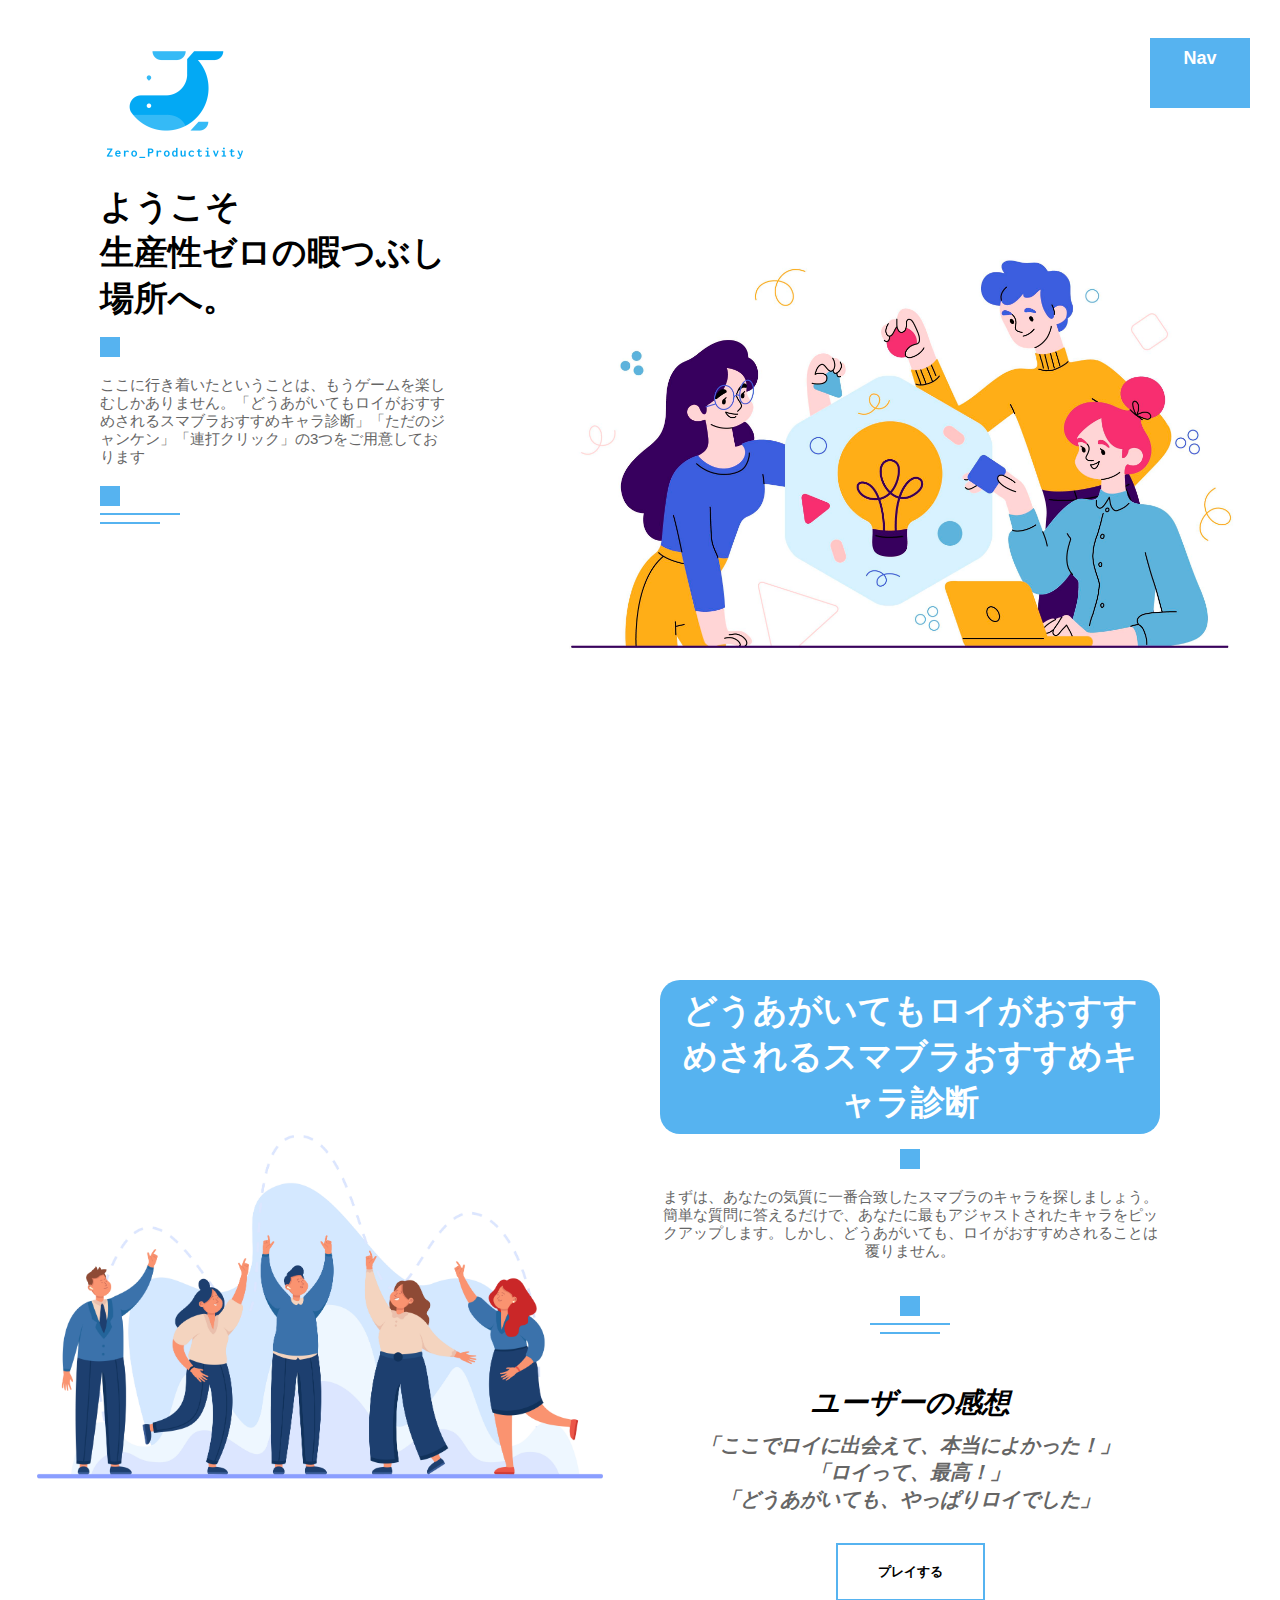
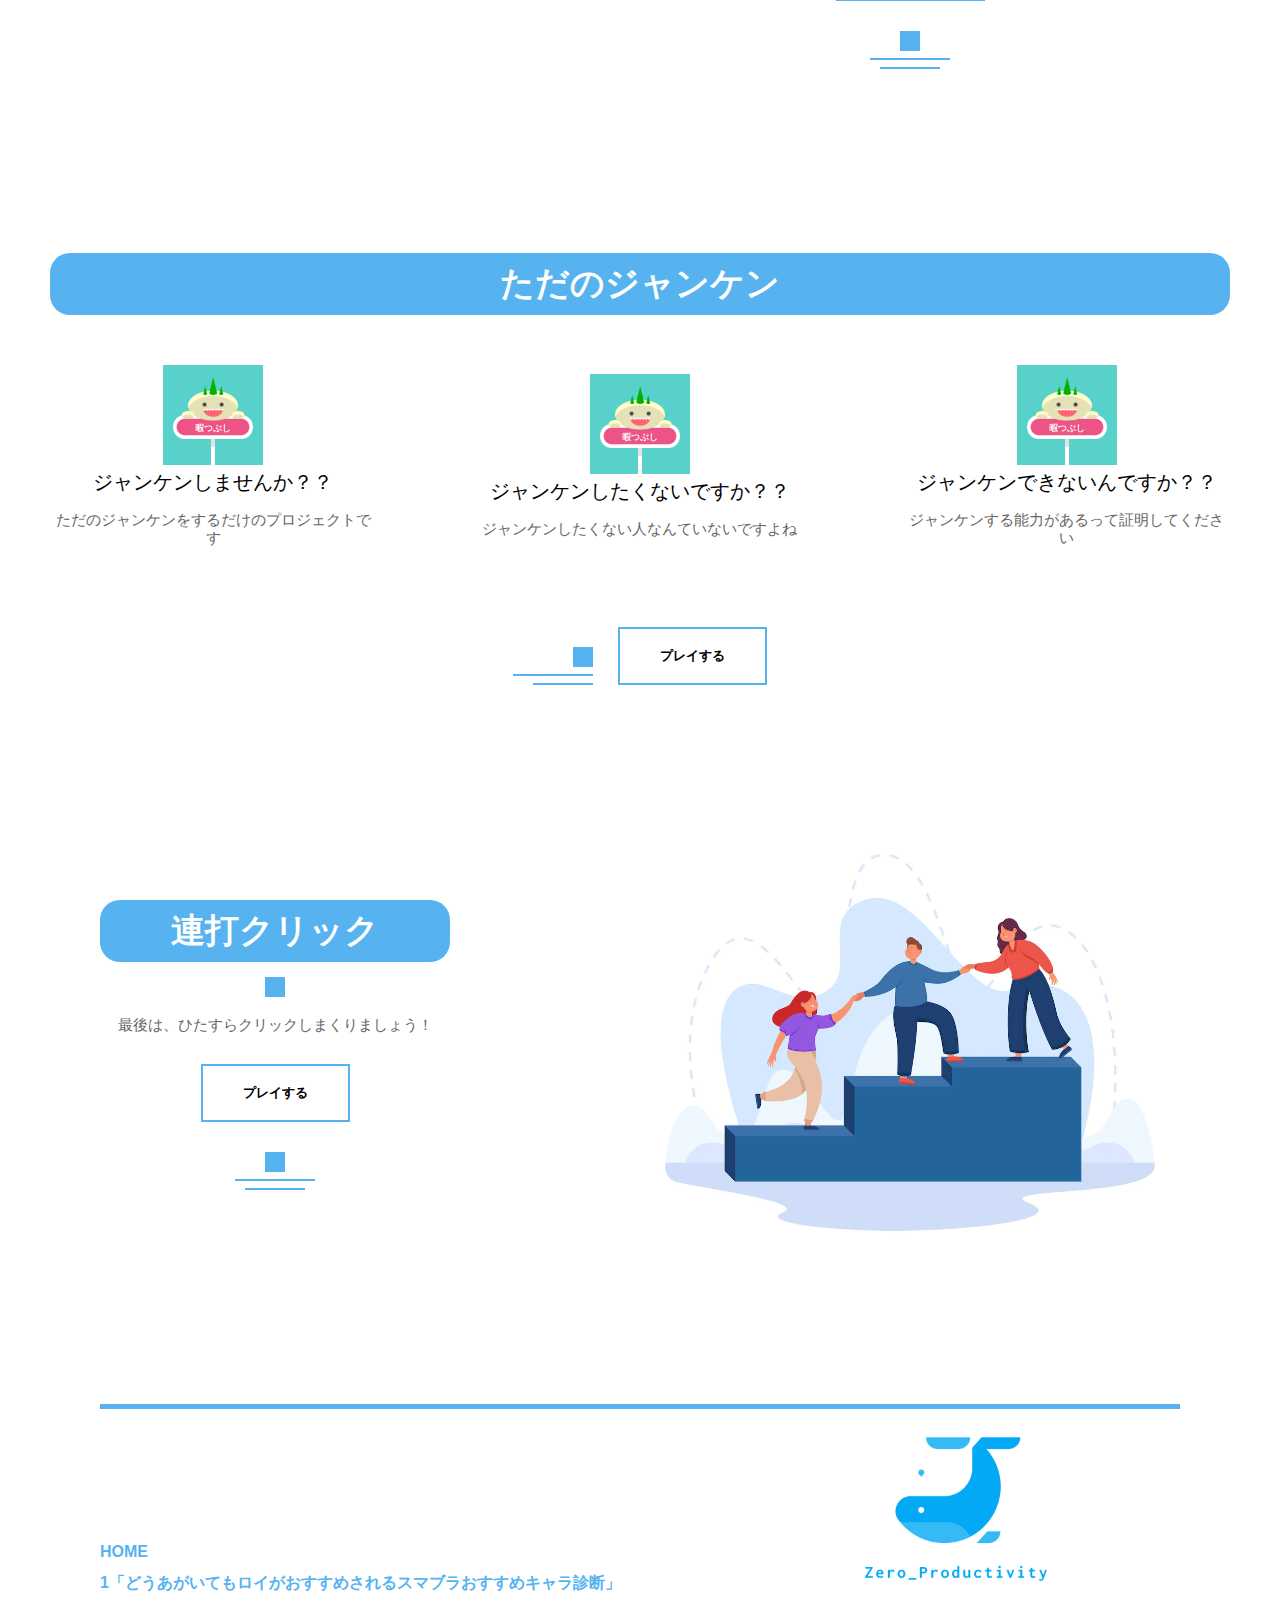
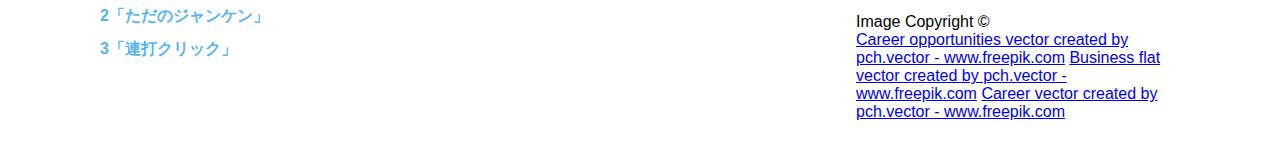
<file: index.html>
<!DOCTYPE html>
<html lang="ja">
<head>
  <meta charset="UTF-8">
  <meta name="viewport" content="width=device-width, initial-scale=1">
  <title>生産性ゼロのサイト</title>
  <link rel="stylesheet" href="/css/style.css">
</head>
<body>
  <header id="top">
    <div class="container">
      <img src="./images/logo_transparent.png" class="logo" alt="logo">
      <div class="header-text">
        <h1>ようこそ</h1>
        <h1>生産性ゼロの暇つぶし場所へ。</h1>
        <span class="square"></span>
        <p>ここに行き着いたということは、もうゲームを楽しむしかありません。「どうあがいてもロイがおすすめされるスマブラおすすめキャラ診断」「ただのジャンケン」「連打クリック」の3つをご用意しております</p>
        <div class="line">
          <span class="line-1"></span><br>
          <span class="line-2"></span><br>
          <span class="line-3"></span>
        </div>
      </div>
    </div>

    <nav id="sideNav">
      <ul>
        <li><a href="#top">トップ</a></li>
        <li><a href="#first-content">1「どうあがいてもロイがおすすめされるスマブラおすすめキャラ診断」</a></li>
        <li><a href="#second-content">2「ただのジャンケン」</p></a></li>
        <li><a href="#third-content">3「連打クリック」</a></li>
      </ul>
    </nav>
    <span class="menu_square" id="menuBtn">Nav</span>

  </header>
  
  <section id="first-content">
    <div class="first-content-left-col">
      <img src="./images/Team of business people putting hands up together.jpg" alt="first-content">
    </div>
    <div class="first-content-right-col">
      <div class="first-content-text">
        <h1>どうあがいてもロイがおすすめされるスマブラおすすめキャラ診断</h1>
        <span class="square"></span>
        <p>まずは、あなたの気質に一番合致したスマブラのキャラを探しましょう。簡単な質問に答えるだけで、あなたに最もアジャストされたキャラをピックアップします。しかし、どうあがいても、ロイがおすすめされることは覆りません。</p>
        <br><br>
        <div class="line">
          <span class="line-1"></span><br>
          <span class="line-2"></span><br>
          <span class="line-3"></span>
        </div>
        <h2>ユーザーの感想</h2>
        <h3>「ここでロイに出会えて、本当によかった！」</h3>
        <h3>「ロイって、最高！」</h3>
        <h3>「どうあがいても、やっぱりロイでした」</h3>
        <button class="common-btn" onclick="location.href='./first-content.html'">プレイする</button>
        <div class="line">
          <span class="line-1"></span><br>
          <span class="line-2"></span><br>
          <span class="line-3"></span>
        </div>
      </div>
    </div>
  </section>

  <section id="second-content">
    <div class="second-content-text">
      <h1>ただのジャンケン</h1>
    </div>
    <div class="second-content-row">
      <div class="second-content-col">
        <img src="./images/logo.png" alt="pic-1">
        <h4>ジャンケンしませんか？？</h4>
        <p>ただのジャンケンをするだけのプロジェクトです</p>
      </div>
      <div class="second-content-col">
        <img src="./images/logo.png" alt="pic-2">
        <h4>ジャンケンしたくないですか？？</h4>
        <p>ジャンケンしたくない人なんていないですよね</p>
      </div>
      <div class="second-content-col">
        <img src="./images/logo.png" alt="pic-3">
        <h4>ジャンケンできないんですか？？</h4>
        <p>ジャンケンする能力があるって証明してください</p>
      </div>
    </div>
    <div class="second-content-btn">
      <div class="line">
        <span class="line-1"></span><br>
        <span class="line-2"></span><br>
        <span class="line-3"></span>
      </div>
      <button class="common-btn" onclick="location.href='./second-content.html'">プレイする</button>
    </div>
  </section>

  <section id="third-content">
    <div class="container third-content-row">
      <div class="third-content-left-col">
        <div class="third-content-text">
          <h1>連打クリック</h1>
          <span class="square"></span>
          <p>最後は、ひたすらクリックしまくりましょう！</p>
          <button class="common-btn" onclick="location.href='./third-content.html'">プレイする</button>
          <div class="line">
            <span class="line-1"></span><br>
            <span class="line-2"></span><br>
            <span class="line-3"></span>
          </div>
        </div>
      </div>
      <div class="third-content-right-col">
        <img src="./images/help-support-climbing-employee-from-mentor-leader-hand-team-corporate-people-walking-up-ladder-together-flat-vector-illustration-success-career-growth-leadership-teamwork-concept_74855-21923.webp" alt="course-pic">
      </div>
    </div>
  </section>

  <footer>
    <div class="container footer-row">
      <hr>
      <div class="footer-left-col">
        <div class="footer-links">
          <div class="link-title"><a href="./index.html">HOME</a></div>
          <div class="link-title"><a href="./first-content.html">1「どうあがいてもロイがおすすめされるスマブラおすすめキャラ診断」</a></div>
          <div class="link-title"><a href="./second-content.html">2「ただのジャンケン」</a></div>
          <div class="link-title"><a href="./third-content.html">3「連打クリック」</a></div>
        </div>
      </div>
      <div class="footer-right-col">
        <div class="footer-logo">
          <img src="./images/logo_transparent.png" alt="logo">
        </div>
        <div class="copyright-text">
          <div>
            Image Copyright &copy;
          </div>
          <a href="https://www.freepik.com/vectors/career-opportunities">Career opportunities vector created by pch.vector - www.freepik.com</a>
          <a href='https://www.freepik.com/vectors/business-flat'>Business flat vector created by pch.vector - www.freepik.com</a>
          <a href="https://www.freepik.com/vectors/career">Career vector created by pch.vector - www.freepik.com</a>
        </div>
      </div>
    </div>
  </footer>

  <!-- 自分のjavascriptファイル -->
  <script src="./js/main.js"></script>

</body>
</html>
</file>
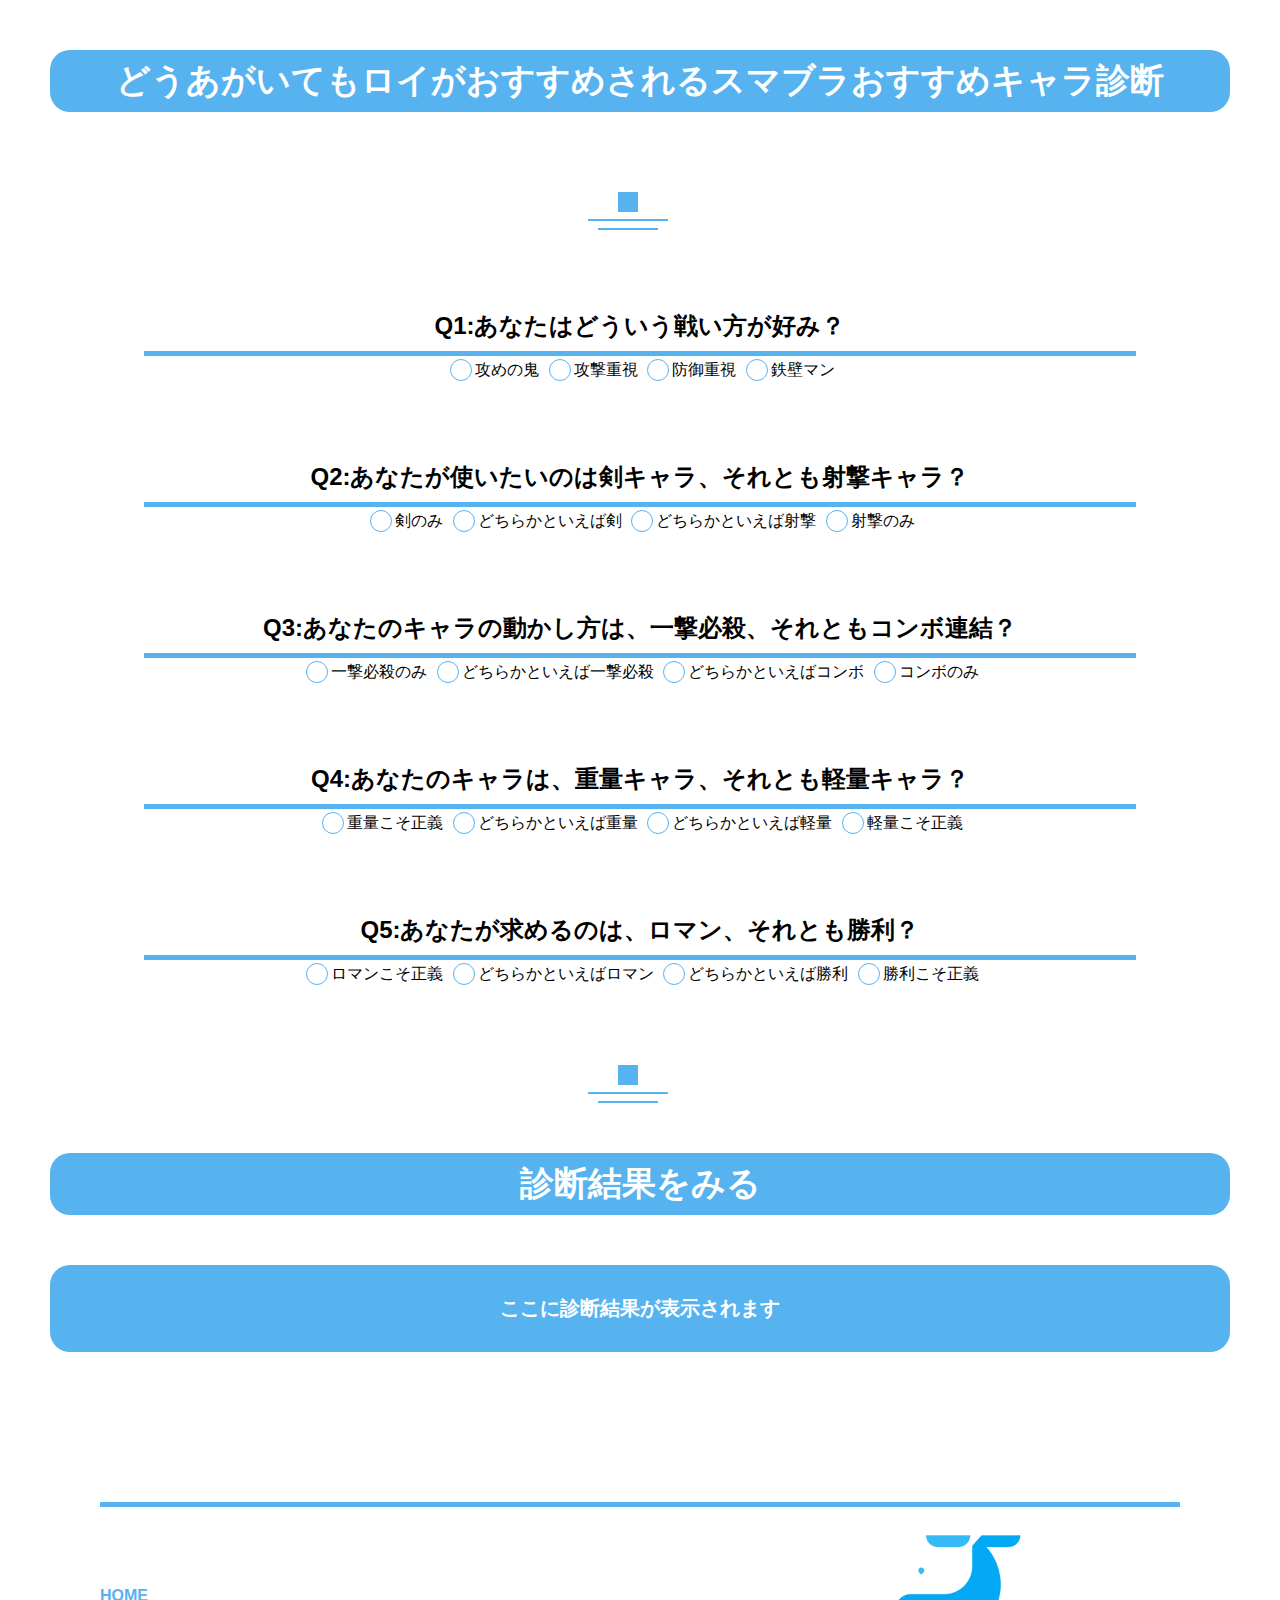
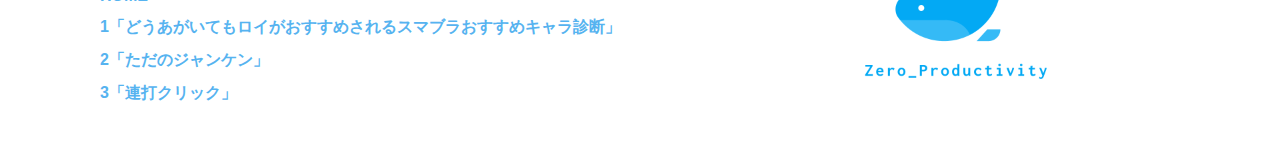
<file: first-content.html>
<!DOCTYPE html>
<html lang="ja">
<head>
  <meta charset="UTF-8">
  <meta name="viewport" content="width=device-width, initial-scale=1">
  <title>生産性ゼロのサイト</title>
  <link rel="stylesheet" href="/css/first-content.css">
</head>
<body>

  <section id="first-content">
    <div class="first-content-text">
      <h1>どうあがいてもロイがおすすめされるスマブラおすすめキャラ診断</h1>
    </div>
    <div class="first-content-btn">
      <div class="line">
        <span class="line-1"></span><br>
        <span class="line-2"></span><br>
        <span class="line-3"></span>
      </div>
    </div>
    <div class="first-content-game">
      <div class="question">
        <h2>Q1:あなたはどういう戦い方が好み？</h2>
        <span class="question-line"></span><br>
        <input class="visually-hidden" type="radio" name="fights" id="attack-attack" value="2" />
        <label class="question-lable" for="attack-attack" >攻めの鬼</label>
        <input class="visually-hidden" type="radio" name="fights" id="attack" value="1" />
        <label class="question-lable" for="attack">攻撃重視</label>
        <input class="visually-hidden" type="radio" name="fights" id="defense" value="-1" />
        <label class="question-lable" for="defense">防御重視</label>
        <input class="visually-hidden" type="radio" name="fights" id="defense-defense" value="-2" />
        <label class="question-lable" for="defense-defense">鉄壁マン</label>
      </div>
      <div class="question">
        <h2>Q2:あなたが使いたいのは剣キャラ、それとも射撃キャラ？</h2>
        <span class="question-line"></span><br>
        <input class="visually-hidden" type="radio" name="sword-or-guns" id="sword-sword" value="2" />
        <label class="question-lable" for="sword-sword" >剣のみ</label>
        <input class="visually-hidden" type="radio" name="sword-or-guns" id="sword" value="1" />
        <label class="question-lable" for="sword">どちらかといえば剣</label>
        <input class="visually-hidden" type="radio" name="sword-or-guns" id="gun" value="-1" />
        <label class="question-lable" for="gun">どちらかといえば射撃</label>
        <input class="visually-hidden" type="radio" name="sword-or-guns" id="gun-gun" value="-2" />
        <label class="question-lable" for="gun-gun">射撃のみ</label>
      </div>
      <div class="question">
        <h2>Q3:あなたのキャラの動かし方は、一撃必殺、それともコンボ連結？</h2>
        <span class="question-line"></span><br>
        <input class="visually-hidden" type="radio" name="power-or-connect" id="power-power" value="2" />
        <label class="question-lable" for="power-power" >一撃必殺のみ</label>
        <input class="visually-hidden" type="radio" name="power-or-connect" id="power" value="1" />
        <label class="question-lable" for="power">どちらかといえば一撃必殺</label>
        <input class="visually-hidden" type="radio" name="power-or-connect" id="connect" value="-1"  />
        <label class="question-lable" for="connect">どちらかといえばコンボ</label>
        <input class="visually-hidden" type="radio" name="power-or-connect" id="connect-connect" value="-2" />
        <label class="question-lable" for="connect-connect">コンボのみ</label>
      </div>
      <div class="question">
        <h2>Q4:あなたのキャラは、重量キャラ、それとも軽量キャラ？</h2>
        <span class="question-line"></span><br>
        <input class="visually-hidden" type="radio" name="light-or-heavy" id="heavy-heavy" value="2" />
        <label class="question-lable" for="heavy-heavy" >重量こそ正義</label>
        <input class="visually-hidden" type="radio" name="light-or-heavy" id="heavy" value="1" />
        <label class="question-lable" for="heavy">どちらかといえば重量</label>
        <input class="visually-hidden" type="radio" name="light-or-heavy" id="light" value="-1"  />
        <label class="question-lable" for="light">どちらかといえば軽量</label>
        <input class="visually-hidden" type="radio" name="light-or-heavy" id="light-light" value="-2" />
        <label class="question-lable" for="light-light">軽量こそ正義</label>
      </div>
      <div class="question">
        <h2>Q5:あなたが求めるのは、ロマン、それとも勝利？</h2>
        <span class="question-line"></span><br>
        <input class="visually-hidden" type="radio" name="roman-or-win" id="roman-roman" value="2" />
        <label class="question-lable" for="roman-roman" >ロマンこそ正義</label>
        <input class="visually-hidden" type="radio" name="roman-or-win" id="roman" value="1" />
        <label class="question-lable" for="roman">どちらかといえばロマン</label>
        <input class="visually-hidden" type="radio" name="roman-or-win" id="win" value="-1"  />
        <label class="question-lable" for="win">どちらかといえば勝利</label>
        <input class="visually-hidden" type="radio" name="roman-or-win" id="win-win" value="-2" />
        <label class="question-lable" for="win-win">勝利こそ正義</label>
      </div>
    </div>
    <div class="first-content-btn">
      <div class="line">
        <span class="line-1"></span><br>
        <span class="line-2"></span><br>
        <span class="line-3"></span>
      </div>
    </div>
    <div class="first-content-text">
      <h1 onclick="seeResult()">診断結果をみる</h1>
    </div>
    <div class="message">
      <p id="p_message">ここに診断結果が表示されます</p>
    </div>
  </section>

  <footer>
    <div class="container footer-row">
      <hr>
      <div class="footer-left-col">
        <div class="footer-links">
          <div class="link-title"><a href="./index.html">HOME</a></div>
          <div class="link-title"><a href="./first-content.html">1「どうあがいてもロイがおすすめされるスマブラおすすめキャラ診断」</a></div>
          <div class="link-title"><a href="./second-content.html">2「ただのジャンケン」</a></div>
          <div class="link-title"><a href="./third-content.html">3「連打クリック」</a></div>
        </div>
      </div>
      <div class="footer-right-col">
        <div class="footer-logo">
          <img src="./images/logo_transparent.png" alt="logo">
        </div>
      </div>
    </div>
  </footer>

  <!-- 自分のjavascriptファイル -->
  <script src="./js/first-content.js"></script>

</body>
</html>
</file>
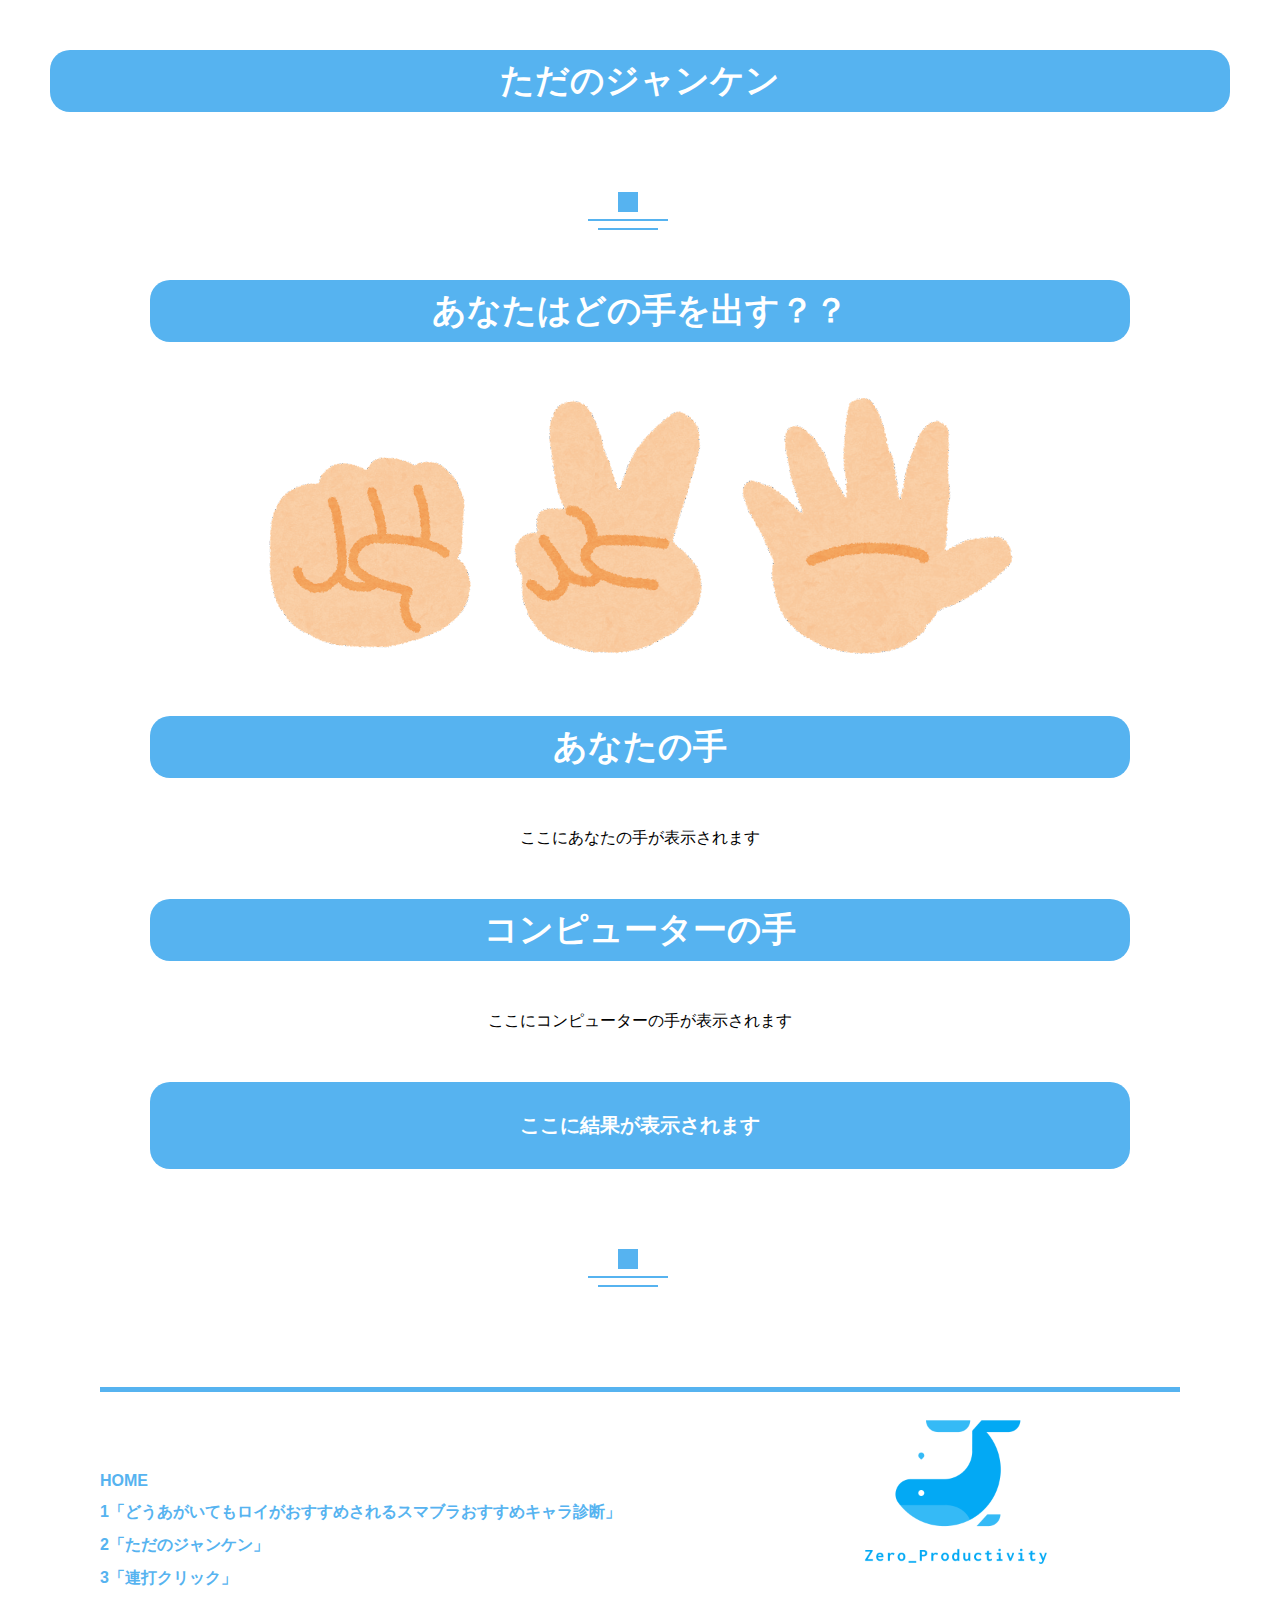
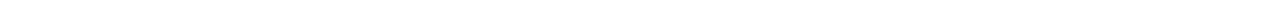
<file: second-content.html>
<!DOCTYPE html>
<html lang="ja">
<head>
  <meta charset="UTF-8">
  <meta name="viewport" content="width=device-width, initial-scale=1">
  <title>生産性ゼロのサイト</title>
  <link rel="stylesheet" href="/css/second-content.css">
</head>
<body>

  <section id="first-content">
    <div class="first-content-text">
      <h1>ただのジャンケン</h1>
    </div>
    <div class="first-content-btn">
      <div class="line">
        <span class="line-1"></span><br>
        <span class="line-2"></span><br>
        <span class="line-3"></span>
      </div>
    </div>

    <div class="container">
      <div class="first-content-text">
        <h1>あなたはどの手を出す？？</h1>
      </div>
      <div class="janken_images">
        <img src="./images/janken_gu.png" onclick="play('グー')" alt="goo">
        <img src="./images/janken_choki.png" onclick="play('チョキ')" alt="goo">
        <img src="./images/janken_pa.png" onclick="play('パー')" alt="goo">
      </div>

      <div id="scroll_here" class="first-content-text">
        <h1>あなたの手</h1>
      </div>
      <div  class="janken_images">
        <div id="my_hand">ここにあなたの手が表示されます</div>
      </div>
      <div class="first-content-text">
        <h1>コンピューターの手</h1>
      </div>
      <div class="janken_images">
        <div id="computer_hand">ここにコンピューターの手が表示されます</div>
      </div>
      <div id="computer_hand" class="result">
        <p id="result">ここに結果が表示されます</p>
      </div>

      <div class="first-content-btn">
        <div class="line">
          <span class="line-1"></span><br>
          <span class="line-2"></span><br>
          <span class="line-3"></span>
        </div>
      </div>
    </div>
  </section>

  <footer>
    <div class="container footer-row">
      <hr>
      <div class="footer-left-col">
        <div class="footer-links">
          <div class="link-title"><a href="./index.html">HOME</a></div>
          <div class="link-title"><a href="./first-content.html">1「どうあがいてもロイがおすすめされるスマブラおすすめキャラ診断」</a></div>
          <div class="link-title"><a href="./second-content.html">2「ただのジャンケン」</a></div>
          <div class="link-title"><a href="./third-content.html">3「連打クリック」</a></div>
        </div>
      </div>
      <div class="footer-right-col">
        <div class="footer-logo">
          <img src="./images/logo_transparent.png" alt="logo">
        </div>
      </div>
    </div>
  </footer>

  <!-- 自分のjavascriptファイル -->
  <script src="./js/second-content.js"></script>

</body>
</html>
</file>
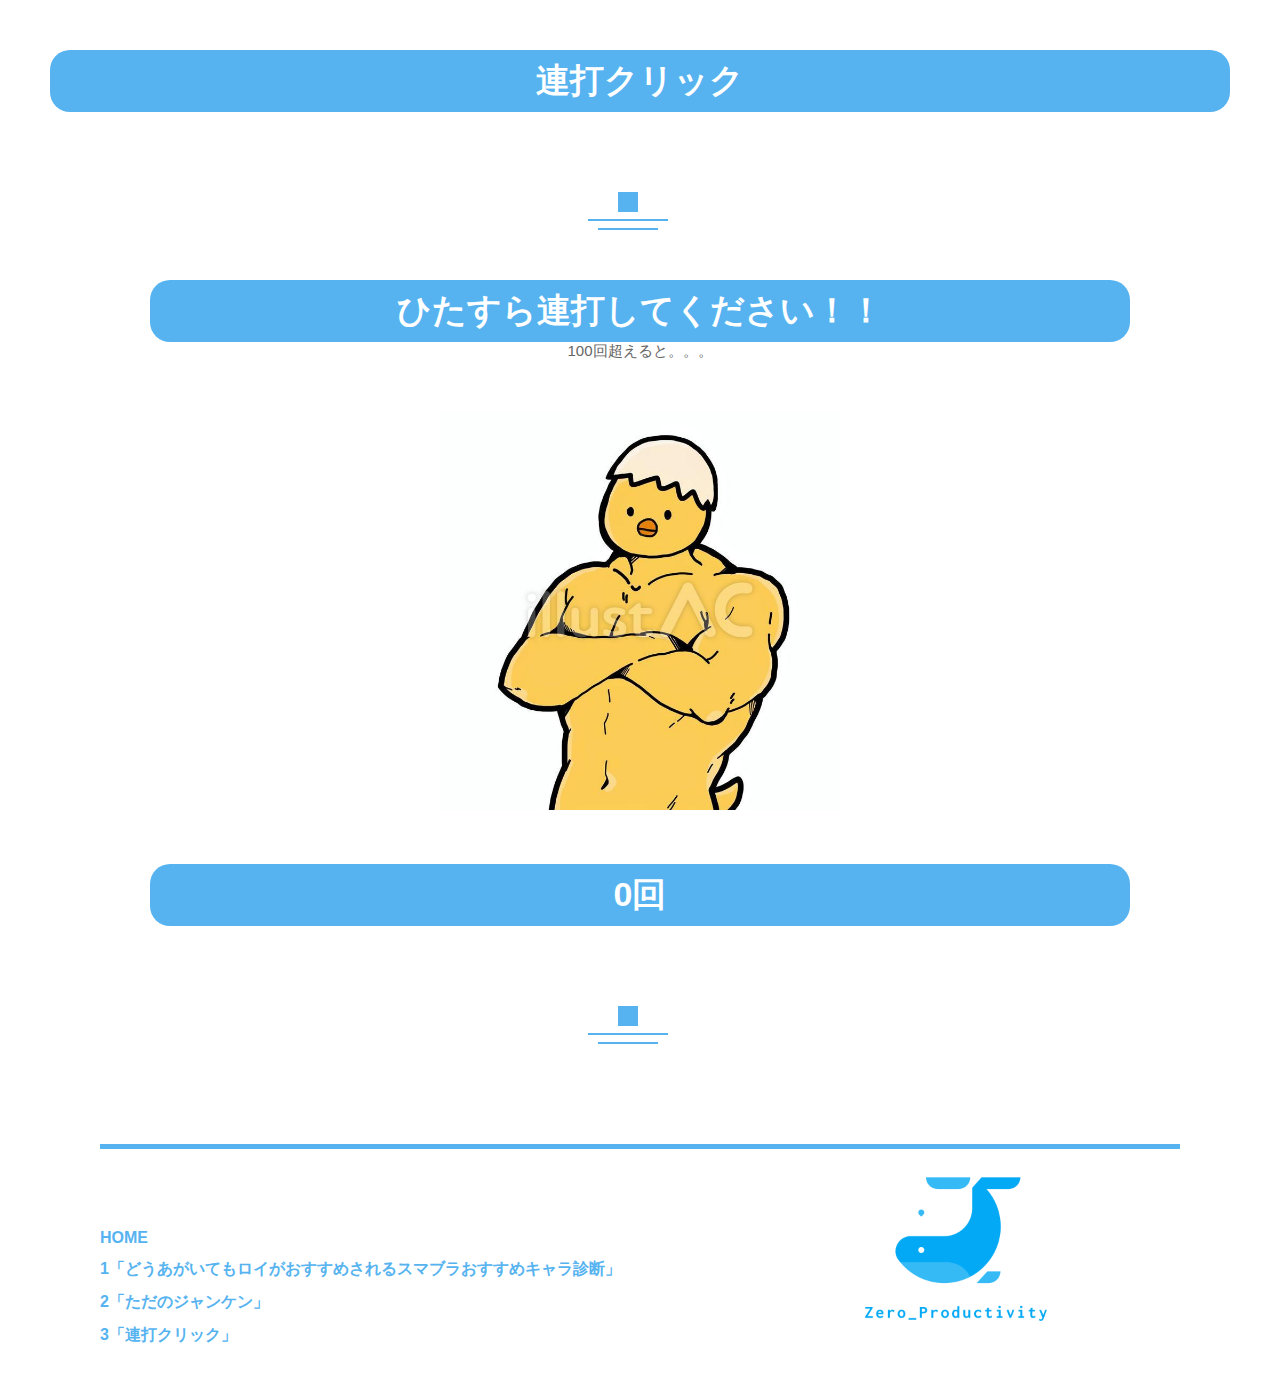
<file: third-content.html>
<!DOCTYPE html>
<html lang="ja">
<head>
  <meta charset="UTF-8">
  <meta name="viewport" content="width=device-width, initial-scale=1">
  <title>生産性ゼロのサイト</title>
  <link rel="stylesheet" href="/css/third-content.css">
</head>
<body>

  <section id="first-content">
    <div class="first-content-text">
      <h1>連打クリック</h1>
    </div>
    <div class="first-content-btn">
      <div class="line">
        <span class="line-1"></span><br>
        <span class="line-2"></span><br>
        <span class="line-3"></span>
      </div>
    </div>

    <div class="container">
      <div class="first-content-text">
        <h1 id="scroll_here">ひたすら連打してください！！</h1>
        <p>100回超えると。。。</p>
      </div>
      <div class="janken_images">
        <img id="animal_picture" src="./images/animal1.jpeg" onclick="count_up()" class="animal_image" alt="goo">
      </div>

      <div class="first-content-text">
        <h1 id="count_result">0回</h1>
      </div>

      <div class="first-content-btn">
        <div class="line">
          <span class="line-1"></span><br>
          <span class="line-2"></span><br>
          <span class="line-3"></span>
        </div>
      </div>
    </div>
  </section>

  <footer>
    <div class="container footer-row">
      <hr>
      <div class="footer-left-col">
        <div class="footer-links">
          <div class="link-title"><a href="./index.html">HOME</a></div>
          <div class="link-title"><a href="./first-content.html">1「どうあがいてもロイがおすすめされるスマブラおすすめキャラ診断」</a></div>
          <div class="link-title"><a href="./second-content.html">2「ただのジャンケン」</a></div>
          <div class="link-title"><a href="./third-content.html">3「連打クリック」</a></div>
        </div>
      </div>
      <div class="footer-right-col">
        <div class="footer-logo">
          <img src="./images/logo_transparent.png" alt="logo">
        </div>
      </div>
    </div>
  </footer>

  <!-- 自分のjavascriptファイル -->
  <script src="./js/third-content.js"></script>

</body>
</html>
</file>
<file: css/style.css>
@charset "utf-8";

*{
  margin: 0;
  padding: 0;
  font-family: sans-serif;
}
header{
  height: 100vh;
  background-image: url(/images/6217503.jpg);
  background-position: right;
  background-size: 60%;
  background-repeat: no-repeat;
}
h1{
  font-size: 34px;
}
p{
  font-size: 15px;
  line-height: 18px;
  color: #666;
}
nav ul li{
  list-style: none;
  margin: 50px 20px;
}
nav ul li a{
  text-decoration: none;
  color: #fff;
}
.container{
  margin-right: 100px;
  margin-left: 100px;
}
.logo{
  margin-top: 30px;
  width: 150px;
}
.header-text{
  max-width: 350px;
}
.square{
  height: 20px;
  width: 20px;
  display: inline-block;
  background: hsl(204, 84%, 64%);
  margin: 15px 0;
}
.common-btn{
  padding: 18px 40px;
  background: transparent;
  outline: none;
  border: 2px solid hsl(204, 84%, 64%);
  font-weight: bold;
  cursor: pointer;
}
.header-text > .line{
  margin-top: 20px;
  margin-bottom: 60px;
  line-height: 8px;
}
.line{
  line-height: 8px;
}
.line-1{
  width: 20px;
  height: 20px;
  background: hsl(204, 84%, 64%);
  display: inline-block;
}
.line-2{
  width: 80px;
  height: 2px;
  background: hsl(204, 84%, 64%);
  display: inline-block;
}
.line-3{
  width: 60px;
  height: 2px;
  background: hsl(204, 84%, 64%);
  display: inline-block;
}
#sideNav{
  width: 250px;
  height: 100vh;
  position: fixed;
  right: -250px;
  top: 0;
  font-weight: bold;
  background: hsl(204, 84%, 64%);
  z-index: 2;
  transition: 0.5s;
}
#menuBtn{ 
  height: 50px;
  width: 80px;
  position: fixed;
  right: 20px;
  top: 28px;
  z-index: 2;
  cursor: pointer;
  display: inline-block;
  background: hsl(204, 84%, 64%);
  margin: 10px;
  padding: 10px;
  text-align: center;
  color: #fff;
  font-size: large;
  font-weight: bold;
}
.menu_square{
  width: 50px;
  position: fixed;
  right: 65px;
  top: 35px;
  z-index: 2;
  cursor: pointer;
  display: inline-block;
  background: hsl(204, 84%, 64%);
  margin: 15px 0;
}

#first-content{
  padding: 80px 0;
  display: flex;
  align-items: center;
  flex-wrap: wrap;
}
.first-content-left-col{
  flex-basis: 50%;
}
.first-content-left-col img{
  width: 100%;
}
.first-content-right-col{
  flex-basis: 50%;
  text-align: center;
}
.first-content-text{
  max-width: 500px;
  margin-right: 100px;
  display: inline-block;
}
.first-content-text h1{
  padding: 8px;
  background: hsl(204, 84%, 64%);
  color: #fff;
  font-weight: bold;
  border-radius: 20px;
}
.first-content-text h2{
  margin: 50px 0 10px;
  font-size: 28px;
  font-style: italic;
}
.first-content-text h3{
  font-size: 20px;
  font-style: italic;
  color: #666;
}
.first-content-text button{
  margin-top: 30px;
  margin-bottom: 30px;
}


#second-content{
  padding-top: 50px;
  padding-bottom: 50px;
}
.second-content-text{
  text-align: center;
  margin: 50px;
}
.second-content-text h1{
  padding: 8px;
  background: hsl(204, 84%, 64%);
  color: #fff;
  font-weight: bold;
  border-radius: 20px;
}
.second-content-text h2{
  margin: 50px 0 10px;
  font-size: 28px;
  font-style: italic;
}
.second-content-row{
  width: %;
  margin: auto;
  display: flex;
  align-items: center;
  justify-content: space-around;
  flex-wrap: wrap;
}
.second-content-col{
  flex-basis: 25%;
  text-align: center;
}
.second-content-col img{
  width: 100px;
}
.second-content-col h4{
  margin-bottom: 15px;
  font-size: 20px;
  font-weight: 400;
}
.second-content-btn{
  margin: 80px auto 0;
  display: flex;
  align-items: flex-end;
  justify-content: center;
}
.second-content-btn .line{
  text-align: right;
  display: inline-block;
  margin-right: 25px;
}


#third-content{
  padding: 100px 0;
}
.third-content-row{
  display: flex;
  align-items: center;
  flex-wrap: wrap;
}
.third-content-right-col{
  flex-basis: 50%;
}
.third-content-right-col img{
  width: 100%;
}
.third-content-left-col{
  flex-basis: 50%;
}
.third-content-text{
  max-width: 350px;
  text-align: center;
}
.third-content-text h1{
  padding: 8px;
  background: hsl(204, 84%, 64%);
  color: #fff;
  font-weight: bold;
  border-radius: 20px;
}
.third-content-text button{
  margin: 30px 0;
}


footer{
  padding: 50px 0 30px;
}
hr{
  width: 100%;
  border: 0;
  border-top: 5px solid hsl(204, 84%, 64%);
}
.footer-row{
  display: flex;
  align-items: center;
  justify-content: space-between;
  flex-wrap: wrap;
}
.footer-left-col{
  flex-basis: 50%;
  margin-top: 60px;
}
.footer-right-col{
  flex-basis: 30%;
}
.footer-links{
  display: flex-di;
  align-items: stretch;
  justify-content: space-evenly;
  flex-wrap: wrap;
  flex-direction: column;
}
.link-title{
  margin-top: 12px;
  font-weight: bold;
}
.link-title a{
  text-decoration: none;
  color: hsl(204, 84%, 64%);
  margin-bottom: 20px;
}
.footer-logo img{
  flex-basis: 40%;
  width: 200px;
}

@media only screen and (max-width: 1000px){
  header{
    background-image: none;
  }
  .container{
    margin-right: 50px;
    margin-left: 50px;
  }
  .logo{
    margin-top: 27px;
  }
  .header-text{
    margin-top: 100px;
  }
  h1{
    font-size: 25px;
  }
  #menuBtn{
    width: 40px;
    right: 50px;
  }
  .common-btn{
    padding: 10px 16px;
  }
  .first-content-left-col, .first-content-right-col{
    flex-basis: 100%;
  }
  .first-content-text{
    margin: 50px 50px 0;
    display: inline-block;
  }
  .first-content-text h2{
    font-size: 18px;
    text-align: center;
  }
  .second-content-col{
    flex-basis: 100%;
    margin-bottom: 20px;
  }
  .third-content-left-col{
    flex-basis: 100%;
  }
  .third-content-right-col{
    flex-basis: 100%;
    margin-top: 70px;
  }
  .footer-left-col, .footer-right-col{
    flex-basis: 100%;
  }
}
</file>
<file: css/first-content.css>
@charset "utf-8";

*{
  margin: 0;
  padding: 0;
  font-family: sans-serif;
}
h1{
  font-size: 34px;
}
p{
  font-size: 15px;
  line-height: 18px;
  color: #666;
}
nav ul li{
  list-style: none;
  margin: 50px 20px;
}
nav ul li a{
  text-decoration: none;
  color: #fff;
}
.container{
  margin-right: 100px;
  margin-left: 100px;
}
.logo{
  margin-top: 30px;
  width: 150px;
}
.header-text{
  max-width: 350px;
}
.square{
  height: 20px;
  width: 20px;
  display: inline-block;
  background: hsl(204, 84%, 64%);
  margin: 15px 0;
}
.common-btn{
  padding: 18px 40px;
  background: transparent;
  outline: none;
  border: 2px solid hsl(204, 84%, 64%);
  font-weight: bold;
  cursor: pointer;
}
.line{
  line-height: 8px;
}
.line-1{
  width: 20px;
  height: 20px;
  background: hsl(204, 84%, 64%);
  display: inline-block;
}
.line-2{
  width: 80px;
  height: 2px;
  background: hsl(204, 84%, 64%);
  display: inline-block;
}
.line-3{
  width: 60px;
  height: 2px;
  background: hsl(204, 84%, 64%);
  display: inline-block;
}


#first-content{
  padding-bottom: 50px;
}
.first-content-text{
  text-align: center;
  margin: 50px;
}
.first-content-text h1{
  padding: 8px;
  background: hsl(204, 84%, 64%);
  color: #fff;
  font-weight: bold;
  border-radius: 20px;
}
.first-content-text h2{
  margin: 50px 0 10px;
  font-size: 28px;
  font-style: italic;
}
.first-content-row{
  width: 80%;
  margin: auto;
  display: flex;
  align-items: center;
  justify-content: space-around;
  flex-wrap: wrap;
}
.first-content-col{
  flex-basis: 25%;
  text-align: center;
}
.first-content-col img{
  width: 100px;
}
.first-content-col h4{
  margin-bottom: 15px;
  font-size: 20px;
  font-weight: 400;
}
.first-content-btn{
  margin: 80px auto 0;
  display: flex;
  align-items: flex-end;
  justify-content: center;
}
.first-content-btn .line{
  text-align: center;
  display: inline-block;
  margin-right: 25px;
}
.first-content-game{
  margin: 20px;
  text-align: center;
}
.question-line{
  width: 80%;
  height: 5px;
  background: hsl(204, 84%, 64%);
  display: inline-block;
}
.question{
  margin-top: 80px;
}
label{
  cursor: pointer;
  padding-left: 30px;
  position: relative;
}
label::before,
label::after{
  content: "";
  display: block;
  border-radius: 50%;
  position: absolute;
  transform: translateY(-50%);
  top: 50%;
}
label::before{
  background-color: #fff;
  border: 1px solid hsl(204, 84%, 64%);
  height: 20px;
  width: 20px;
  left: 5px;
}
label::after{
  background-color: hsl(204, 84%, 64%);
  opacity: 0;
  height: 16px;
  width: 16px;
  left: 7px;
}
input:checked + label::after{
  opacity: 1;
}
.visually-hidden {
  position: absolute;
  white-space: nowrap;
  border: 0;
  clip: rect(0 0 0 0);
  clip-path: inset(50%);
  overflow: hidden;
  height: 1px;
  width: 1px;
  margin: -1px;
  padding: 0;
}
.message{
  text-align: center;
  margin: 50px;
}
#p_message{
  padding: 30px;
  background: hsl(204, 84%, 64%);
  color: #fff;
  font-size: 20px;
  font-weight: bold;
  line-height: normal;
  border-radius: 20px;
}


#third-content{
  padding: 100px 0;
}
.third-content-row{
  display: flex;
  align-items: center;
  flex-wrap: wrap;
}
.third-content-right-col{
  flex-basis: 50%;
}
.third-content-right-col img{
  width: 100%;
}
.third-content-left-col{
  flex-basis: 50%;
}
.third-content-text{
  max-width: 350px;
}
.third-content-text h1{
  padding: 8px;
  padding-left: 20px;
  background: hsl(204, 84%, 64%);
  color: #fff;
  font-weight: bold;
  border-radius: 20px;
}
.third-content-text button{
  margin: 30px 0;
}


footer{
  padding: 50px 0 30px;
}
hr{
  width: 100%;
  border: 0;
  border-top: 5px solid hsl(204, 84%, 64%);
}
.footer-row{
  display: flex;
  align-items: center;
  justify-content: space-between;
  flex-wrap: wrap;
}
.footer-left-col{
  flex-basis: 50%;
  margin-top: 60px;
}
.footer-right-col{
  flex-basis: 30%;
}
.footer-links{
  display: flex-di;
  align-items: stretch;
  justify-content: space-evenly;
  flex-wrap: wrap;
  flex-direction: column;
}
.link-title{
  margin-top: 12px;
  font-weight: bold;
}
.link-title a{
  text-decoration: none;
  color: hsl(204, 84%, 64%);
  margin-bottom: 20px;
}
.footer-logo img{
  flex-basis: 40%;
  width: 200px;
}

@media only screen and (max-width: 1000px){
  header{
    background-image: none;
  }
  .container{
    margin-right: 50px;
    margin-left: 50px;
  }
  .logo{
    margin-top: 27px;
  }
  .header-text{
    margin-top: 100px;
  }
  h1{
    font-size: 25px;
  }
  #menuBtn{
    width: 40px;
    right: 50px;
  }
  .common-btn{
    padding: 10px 16px;
  }
  .first-content-left-col, .first-content-right-col{
    flex-basis: 100%;
  }
  .first-content-text{
    margin: 50px 50px 0;
    display: inline-block;
  }
  .first-content-text h2{
    font-size: 18px;
  }
  .second-content-col{
    flex-basis: 100%;
    margin-bottom: 20px;
  }
  .third-content-left-col{
    flex-basis: 100%;
  }
  .third-content-right-col{
    flex-basis: 100%;
    margin-top: 70px;
  }
  .footer-left-col, .footer-right-col{
    flex-basis: 100%;
  }
}
</file>
<file: css/second-content.css>
@charset "utf-8";

*{
  margin: 0;
  padding: 0;
  font-family: sans-serif;
}
h1{
  font-size: 34px;
}
p{
  font-size: 15px;
  line-height: 18px;
  color: #666;
}
nav ul li{
  list-style: none;
  margin: 50px 20px;
}
nav ul li a{
  text-decoration: none;
  color: #fff;
}
.container{
  margin-right: 100px;
  margin-left: 100px;
}
.logo{
  margin-top: 30px;
  width: 150px;
}
.header-text{
  max-width: 350px;
}
.square{
  height: 20px;
  width: 20px;
  display: inline-block;
  background: hsl(204, 84%, 64%);
  margin: 15px 0;
}
.common-btn{
  padding: 18px 40px;
  background: transparent;
  outline: none;
  border: 2px solid hsl(204, 84%, 64%);
  font-weight: bold;
  cursor: pointer;
}
.line{
  line-height: 8px;
}
.line-1{
  width: 20px;
  height: 20px;
  background: hsl(204, 84%, 64%);
  display: inline-block;
}
.line-2{
  width: 80px;
  height: 2px;
  background: hsl(204, 84%, 64%);
  display: inline-block;
}
.line-3{
  width: 60px;
  height: 2px;
  background: hsl(204, 84%, 64%);
  display: inline-block;
}


#first-content{
  padding-bottom: 50px;
}
.first-content-text{
  text-align: center;
  margin: 50px;
}
.first-content-text h1{
  padding: 8px;
  background: hsl(204, 84%, 64%);
  color: #fff;
  font-weight: bold;
  border-radius: 20px;
}
.first-content-text h2{
  margin: 50px 0 10px;
  font-size: 28px;
  font-style: italic;
}
.first-content-row{
  width: 80%;
  margin: auto;
  display: flex;
  align-items: center;
  justify-content: space-around;
  flex-wrap: wrap;
}
.first-content-col{
  flex-basis: 25%;
  text-align: center;
}
.first-content-col img{
  width: 100px;
}
.first-content-col h4{
  margin-bottom: 15px;
  font-size: 20px;
  font-weight: 400;
}
.first-content-btn{
  margin: 80px auto 0;
  display: flex;
  align-items: flex-end;
  justify-content: center;
}
.first-content-btn .line{
  text-align: center;
  display: inline-block;
  margin-right: 25px;
}
.first-content-game{
  margin: 20px;
  text-align: center;
}
.question-line{
  width: 80%;
  height: 5px;
  background: hsl(204, 84%, 64%);
  display: inline-block;
}
.question{
  margin-top: 80px;
}
label{
  cursor: pointer;
  padding-left: 30px;
  position: relative;
}
label::before,
label::after{
  content: "";
  display: block;
  border-radius: 50%;
  position: absolute;
  transform: translateY(-50%);
  top: 50%;
}
label::before{
  background-color: #fff;
  border: 1px solid hsl(204, 84%, 64%);
  height: 20px;
  width: 20px;
  left: 5px;
}
label::after{
  background-color: hsl(204, 84%, 64%);
  opacity: 0;
  height: 16px;
  width: 16px;
  left: 7px;
}
input:checked + label::after{
  opacity: 1;
}
.visually-hidden {
  position: absolute;
  white-space: nowrap;
  border: 0;
  clip: rect(0 0 0 0);
  clip-path: inset(50%);
  overflow: hidden;
  height: 1px;
  width: 1px;
  margin: -1px;
  padding: 0;
}
.result{
  text-align: center;
  margin: 50px;
}
#result{
  padding: 30px;
  background: hsl(204, 84%, 64%);
  color: #fff;
  font-size: 20px;
  font-weight: bold;
  line-height: normal;
  border-radius: 20px;
}
.janken_images{
  text-align: center;
  margin: 50px;
}


#third-content{
  padding: 100px 0;
}
.third-content-row{
  display: flex;
  align-items: center;
  flex-wrap: wrap;
}
.third-content-right-col{
  flex-basis: 50%;
}
.third-content-right-col img{
  width: 100%;
}
.third-content-left-col{
  flex-basis: 50%;
}
.third-content-text{
  max-width: 350px;
}
.third-content-text h1{
  padding: 8px;
  padding-left: 20px;
  background: hsl(204, 84%, 64%);
  color: #fff;
  font-weight: bold;
  border-radius: 20px;
}
.third-content-text button{
  margin: 30px 0;
}


footer{
  padding: 50px 0 30px;
}
hr{
  width: 100%;
  border: 0;
  border-top: 5px solid hsl(204, 84%, 64%);
}
.footer-row{
  display: flex;
  align-items: center;
  justify-content: space-between;
  flex-wrap: wrap;
}
.footer-left-col{
  flex-basis: 50%;
  margin-top: 60px;
}
.footer-right-col{
  flex-basis: 30%;
}
.footer-links{
  display: flex-di;
  align-items: stretch;
  justify-content: space-evenly;
  flex-wrap: wrap;
  flex-direction: column;
}
.link-title{
  margin-top: 12px;
  font-weight: bold;
}
.link-title a{
  text-decoration: none;
  color: hsl(204, 84%, 64%);
  margin-bottom: 20px;
}
.footer-logo img{
  flex-basis: 40%;
  width: 200px;
}

@media only screen and (max-width: 1000px){
  header{
    background-image: none;
  }
  .container{
    margin-right: 50px;
    margin-left: 50px;
  }
  .logo{
    margin-top: 27px;
  }
  .header-text{
    margin-top: 100px;
  }
  h1{
    font-size: 25px;
  }
  #menuBtn{
    width: 40px;
    right: 50px;
  }
  .common-btn{
    padding: 10px 16px;
  }
  .first-content-left-col, .first-content-right-col{
    flex-basis: 100%;
  }
  .first-content-text{
    margin: 50px 50px 0;
    display: inline-block;
  }
  .first-content-text h2{
    font-size: 18px;
  }
  .second-content-col{
    flex-basis: 100%;
    margin-bottom: 20px;
  }
  .third-content-left-col{
    flex-basis: 100%;
  }
  .third-content-right-col{
    flex-basis: 100%;
    margin-top: 70px;
  }
  .footer-left-col, .footer-right-col{
    flex-basis: 100%;
  }
}
</file>
<file: css/third-content.css>
@charset "utf-8";

*{
  margin: 0;
  padding: 0;
  font-family: sans-serif;
}
h1{
  font-size: 34px;
}
p{
  font-size: 15px;
  line-height: 18px;
  color: #666;
}
nav ul li{
  list-style: none;
  margin: 50px 20px;
}
nav ul li a{
  text-decoration: none;
  color: #fff;
}
.container{
  margin-right: 100px;
  margin-left: 100px;
}
.logo{
  margin-top: 30px;
  width: 150px;
}
.header-text{
  max-width: 350px;
}
.square{
  height: 20px;
  width: 20px;
  display: inline-block;
  background: hsl(204, 84%, 64%);
  margin: 15px 0;
}
.common-btn{
  padding: 18px 40px;
  background: transparent;
  outline: none;
  border: 2px solid hsl(204, 84%, 64%);
  font-weight: bold;
  cursor: pointer;
}
.line{
  line-height: 8px;
}
.line-1{
  width: 20px;
  height: 20px;
  background: hsl(204, 84%, 64%);
  display: inline-block;
}
.line-2{
  width: 80px;
  height: 2px;
  background: hsl(204, 84%, 64%);
  display: inline-block;
}
.line-3{
  width: 60px;
  height: 2px;
  background: hsl(204, 84%, 64%);
  display: inline-block;
}


#first-content{
  padding-bottom: 50px;
}
.first-content-text{
  text-align: center;
  margin: 50px;
}
.first-content-text h1{
  padding: 8px;
  background: hsl(204, 84%, 64%);
  color: #fff;
  font-weight: bold;
  border-radius: 20px;
}
.first-content-text h2{
  margin: 50px 0 10px;
  font-size: 28px;
  font-style: italic;
}
.first-content-row{
  width: 80%;
  margin: auto;
  display: flex;
  align-items: center;
  justify-content: space-around;
  flex-wrap: wrap;
}
.first-content-col{
  flex-basis: 25%;
  text-align: center;
}
.first-content-col img{
  width: 100px;
}
.first-content-col h4{
  margin-bottom: 15px;
  font-size: 20px;
  font-weight: 400;
}
.first-content-btn{
  margin: 80px auto 0;
  display: flex;
  align-items: flex-end;
  justify-content: center;
}
.first-content-btn .line{
  text-align: center;
  display: inline-block;
  margin-right: 25px;
}
.first-content-game{
  margin: 20px;
  text-align: center;
}
.question-line{
  width: 80%;
  height: 5px;
  background: hsl(204, 84%, 64%);
  display: inline-block;
}
.question{
  margin-top: 80px;
}
label{
  cursor: pointer;
  padding-left: 30px;
  position: relative;
}
label::before,
label::after{
  content: "";
  display: block;
  border-radius: 50%;
  position: absolute;
  transform: translateY(-50%);
  top: 50%;
}
label::before{
  background-color: #fff;
  border: 1px solid hsl(204, 84%, 64%);
  height: 20px;
  width: 20px;
  left: 5px;
}
label::after{
  background-color: hsl(204, 84%, 64%);
  opacity: 0;
  height: 16px;
  width: 16px;
  left: 7px;
}
input:checked + label::after{
  opacity: 1;
}
.visually-hidden {
  position: absolute;
  white-space: nowrap;
  border: 0;
  clip: rect(0 0 0 0);
  clip-path: inset(50%);
  overflow: hidden;
  height: 1px;
  width: 1px;
  margin: -1px;
  padding: 0;
}
.result{
  text-align: center;
  margin: 50px;
}
#result{
  padding: 30px;
  background: hsl(204, 84%, 64%);
  color: #fff;
  font-size: 20px;
  font-weight: bold;
  line-height: normal;
  border-radius: 20px;
}
.janken_images{
  text-align: center;
  margin: 50px;
}
.animal_image{
  width: 400px;
}


#third-content{
  padding: 100px 0;
}
.third-content-row{
  display: flex;
  align-items: center;
  flex-wrap: wrap;
}
.third-content-right-col{
  flex-basis: 50%;
}
.third-content-right-col img{
  width: 100%;
}
.third-content-left-col{
  flex-basis: 50%;
}
.third-content-text{
  max-width: 350px;
}
.third-content-text h1{
  padding: 8px;
  padding-left: 20px;
  background: hsl(204, 84%, 64%);
  color: #fff;
  font-weight: bold;
  border-radius: 20px;
}
.third-content-text button{
  margin: 30px 0;
}


footer{
  padding: 50px 0 30px;
}
hr{
  width: 100%;
  border: 0;
  border-top: 5px solid hsl(204, 84%, 64%);
}
.footer-row{
  display: flex;
  align-items: center;
  justify-content: space-between;
  flex-wrap: wrap;
}
.footer-left-col{
  flex-basis: 50%;
  margin-top: 60px;
}
.footer-right-col{
  flex-basis: 30%;
}
.footer-links{
  display: flex-di;
  align-items: stretch;
  justify-content: space-evenly;
  flex-wrap: wrap;
  flex-direction: column;
}
.link-title{
  margin-top: 12px;
  font-weight: bold;
}
.link-title a{
  text-decoration: none;
  color: hsl(204, 84%, 64%);
  margin-bottom: 20px;
}
.footer-logo img{
  flex-basis: 40%;
  width: 200px;
}

@media only screen and (max-width: 1000px){
  header{
    background-image: none;
  }
  .container{
    margin-right: 50px;
    margin-left: 50px;
  }
  .logo{
    margin-top: 27px;
  }
  .header-text{
    margin-top: 100px;
  }
  h1{
    font-size: 25px;
  }
  #menuBtn{
    width: 40px;
    right: 50px;
  }
  .common-btn{
    padding: 10px 16px;
  }
  .first-content-left-col, .first-content-right-col{
    flex-basis: 100%;
  }
  .first-content-text{
    margin: 50px 50px 0;
    display: inline-block;
  }
  .first-content-text h2{
    font-size: 18px;
  }
  .second-content-col{
    flex-basis: 100%;
    margin-bottom: 20px;
  }
  .third-content-left-col{
    flex-basis: 100%;
  }
  .third-content-right-col{
    flex-basis: 100%;
    margin-top: 70px;
  }
  .footer-left-col, .footer-right-col{
    flex-basis: 100%;
  }
}
</file>
